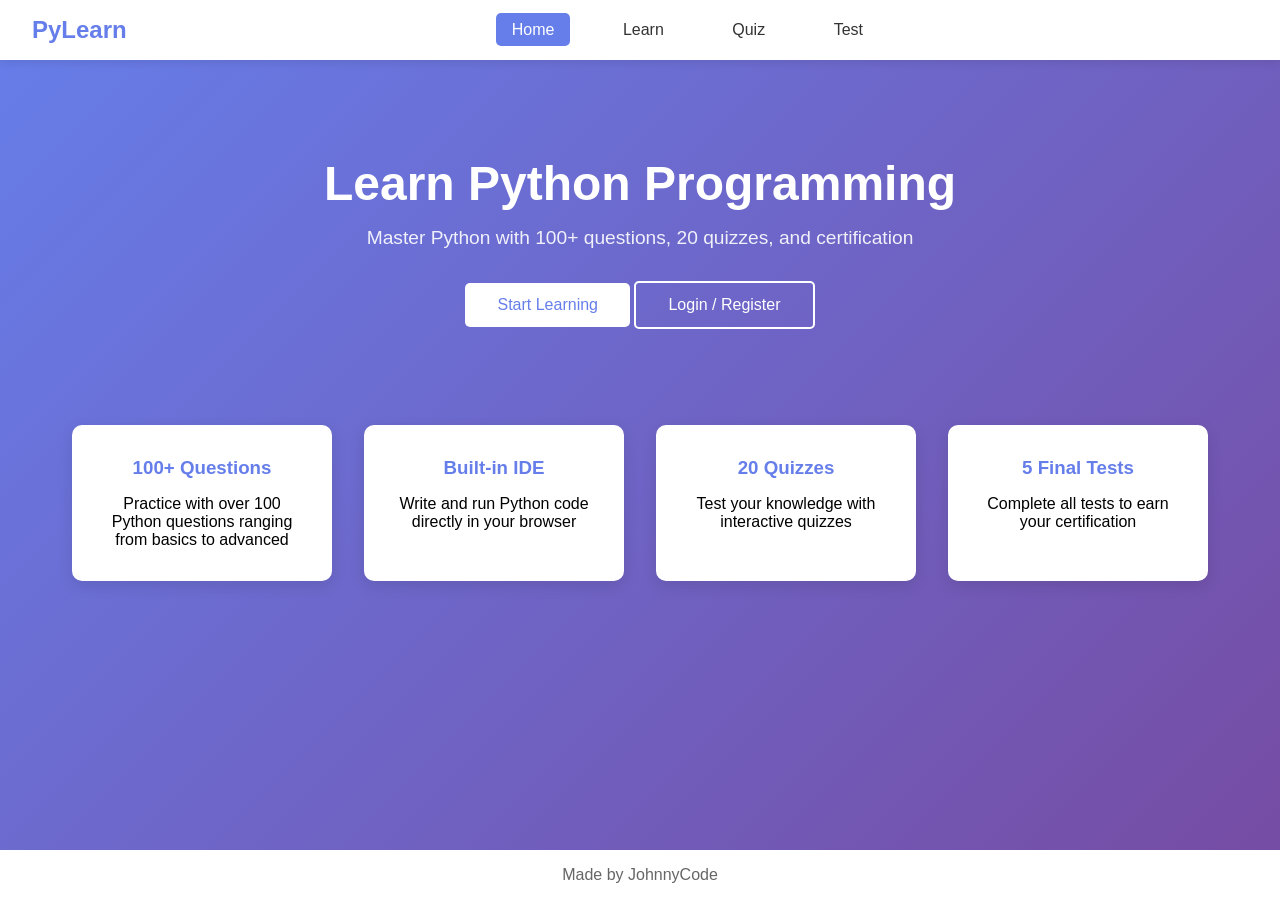
<file: index.html>
<!DOCTYPE html>
<html lang="en">
<head>
    <meta charset="UTF-8">
    <meta name="viewport" content="width=device-width, initial-scale=1.0, maximum-scale=1.0, user-scalable=yes">
    <title>Python Learning Platform</title>
    <link rel="stylesheet" href="css/style.css">
    <link rel="stylesheet" href="css/mobile.css">
</head>
<body>
    <div class="container">
        <nav class="navbar">
            <div class="logo">PyLearn</div>
            <div class="nav-links">
                <a href="index.html" class="active">Home</a>
                <a href="learn.html">Learn</a>
                <a href="quiz.html">Quiz</a>
                <a href="test.html">Test</a>
                <a href="#" id="logoutBtn" style="display: none;">Logout</a>
            </div>
            <div class="user-info" id="userInfo"></div>
        </nav>

        <main class="main-content">
            <section class="hero">
                <h1>Learn Python Programming</h1>
                <p>Master Python with 100+ questions, 20 quizzes, and certification</p>
                <div class="cta-buttons">
                    <button onclick="location.href='learn.html'" class="btn primary">Start Learning</button>
                    <button onclick="showLoginModal()" class="btn secondary" id="loginBtn">Login / Register</button>
                </div>
            </section>

            <section class="features">
                <div class="feature-card">
                    <h3>100+ Questions</h3>
                    <p>Practice with over 100 Python questions ranging from basics to advanced</p>
                </div>
                <div class="feature-card">
                    <h3>Built-in IDE</h3>
                    <p>Write and run Python code directly in your browser</p>
                </div>
                <div class="feature-card">
                    <h3>20 Quizzes</h3>
                    <p>Test your knowledge with interactive quizzes</p>
                </div>
                <div class="feature-card">
                    <h3>5 Final Tests</h3>
                    <p>Complete all tests to earn your certification</p>
                </div>
            </section>
        </main>

        <footer class="footer">
            <p>Made by JohnnyCode</p>
        </footer>
    </div>

    <!-- Login Modal -->
    <div id="loginModal" class="modal">
        <div class="modal-content">
            <span class="close" onclick="hideLoginModal()">&times;</span>
            <h2>Login / Register</h2>
            <form id="loginForm">
                <input type="text" id="username" placeholder="Username" required>
                <input type="password" id="password" placeholder="Password" required>
                <button type="submit" class="btn primary">Login</button>
                <button type="button" class="btn secondary" onclick="register()">Register</button>
            </form>
        </div>
    </div>

    <script src="js/main.js"></script>
    <script src="js/auth.js"></script>
</body>
</html>
</file>
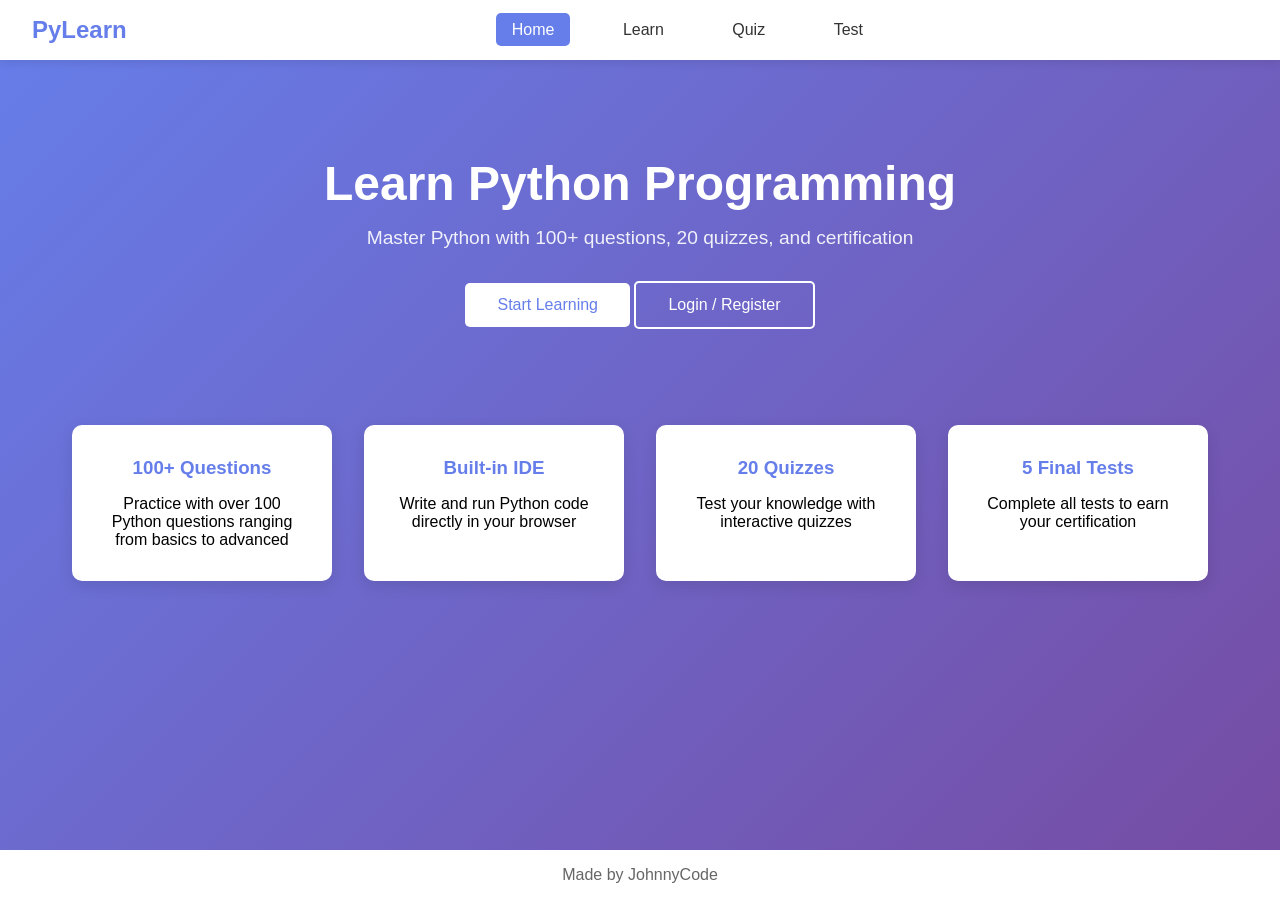
<file: certification.html>
<!DOCTYPE html>
<html lang="en">
<head>
    <meta charset="UTF-8">
    <meta name="viewport" content="width=device-width, initial-scale=1.0">
    <title>Certification - PyLearn</title>
    <link rel="stylesheet" href="css/style.css">
    <link rel="stylesheet" href="css/mobile.css">
</head>
<body>
    <div class="container">
        <nav class="navbar">
            <div class="logo">PyLearn</div>
            <div class="nav-links">
                <a href="index.html">Home</a>
                <a href="learn.html">Learn</a>
                <a href="quiz.html">Quiz</a>
                <a href="test.html">Test</a>
                <a href="#" id="logoutBtn">Logout</a>
            </div>
            <div class="user-info" id="userInfo"></div>
        </nav>

        <main class="main-content">
            <div class="certificate-container">
                <div class="certificate" id="certificate">
                    <h1>Certificate of Completion</h1>
                    <p>This is to certify that</p>
                    <h2 id="userName"></h2>
                    <p>has successfully completed all Python tests</p>
                    <div class="certificate-message">
                        Congratulations. You learn python!
                    </div>
                    <div class="certificate-footer">
                        <p>Made by JohnnyCode</p>
                        <p>PyLearn Platform</p>
                    </div>
                </div>
                <button onclick="downloadCertificate()" class="btn primary">Download Certificate</button>
            </div>
        </main>

        <footer class="footer">
            <p>Made by JohnnyCode</p>
        </footer>
    </div>

    <script src="js/main.js"></script>
    <script src="js/auth.js"></script>
    <script src="js/certification.js"></script>
</body>
</html>
</file>
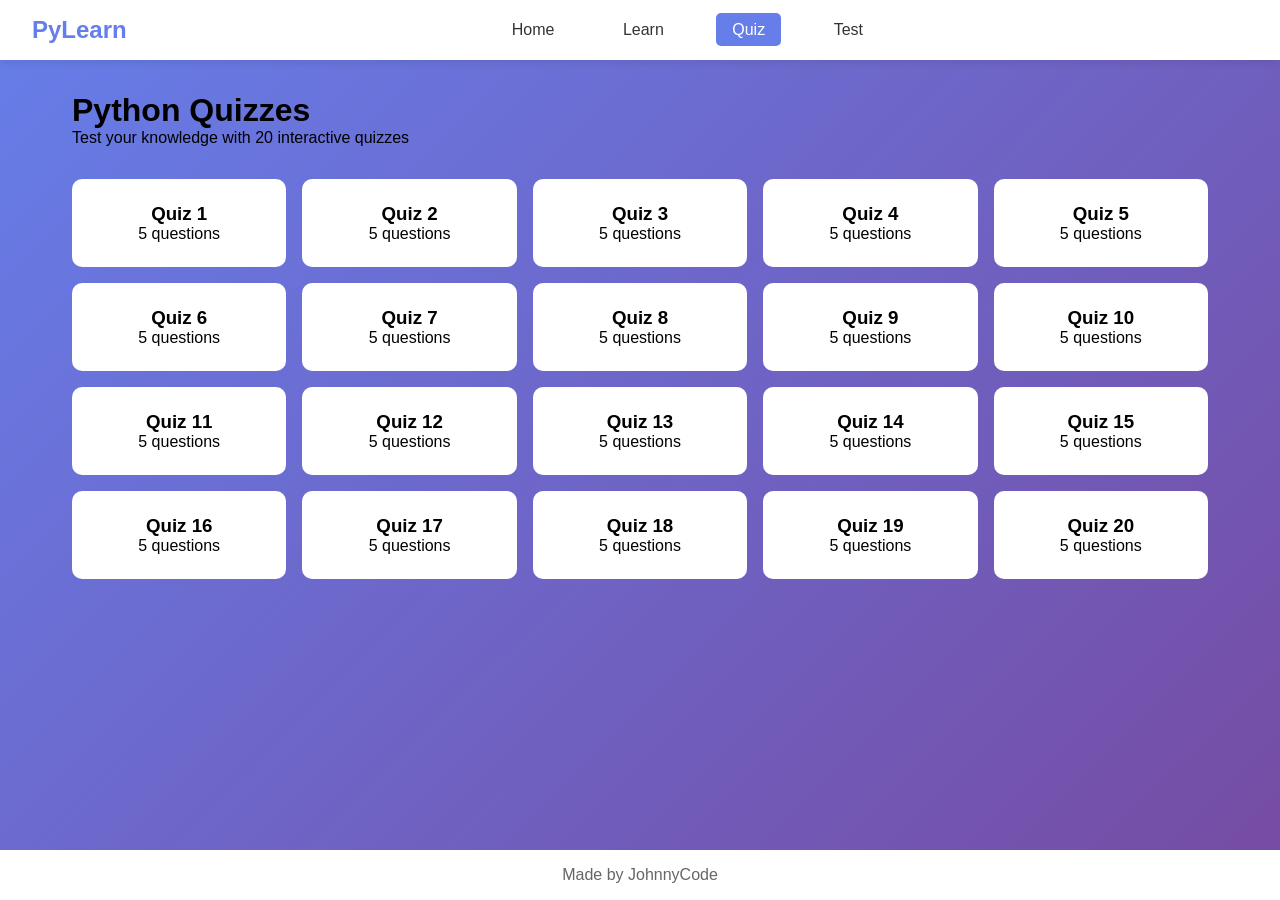
<file: quiz.html>
<!DOCTYPE html>
<html lang="en">
<head>
    <meta charset="UTF-8">
    <meta name="viewport" content="width=device-width, initial-scale=1.0">
    <title>Quizzes - PyLearn</title>
    <link rel="stylesheet" href="css/style.css">
    <link rel="stylesheet" href="css/mobile.css">
</head>
<body>
    <div class="container">
        <nav class="navbar">
            <div class="logo">PyLearn</div>
            <div class="nav-links">
                <a href="index.html">Home</a>
                <a href="learn.html">Learn</a>
                <a href="quiz.html" class="active">Quiz</a>
                <a href="test.html">Test</a>
                <a href="#" id="logoutBtn">Logout</a>
            </div>
            <div class="user-info" id="userInfo"></div>
        </nav>

        <main class="main-content">
            <h1>Python Quizzes</h1>
            <p>Test your knowledge with 20 interactive quizzes</p>
            
            <div class="quiz-grid" id="quizGrid">
                <!-- Quizzes will be loaded here -->
            </div>
        </main>

        <footer class="footer">
            <p>Made by JohnnyCode</p>
        </footer>
    </div>

    <script src="js/main.js"></script>
    <script src="js/auth.js"></script>
    <script src="js/quiz.js"></script>
</body>
</html>
</file>
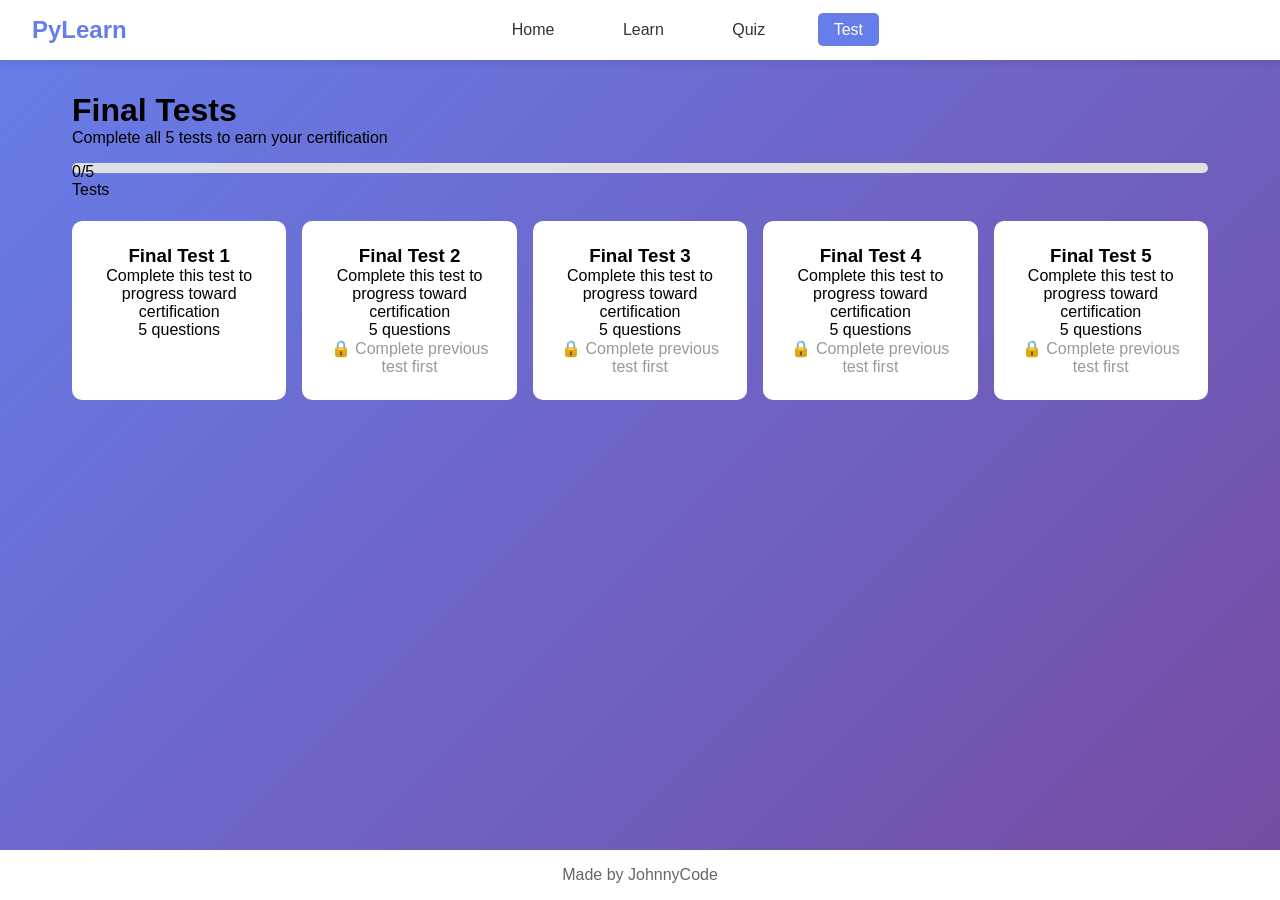
<file: tests.html>
<!DOCTYPE html>
<html lang="en">
<head>
    <meta charset="UTF-8">
    <meta name="viewport" content="width=device-width, initial-scale=1.0">
    <title>Final Tests - PyLearn</title>
    <link rel="stylesheet" href="css/style.css">
    <link rel="stylesheet" href="css/mobile.css">
</head>
<body>
    <div class="container">
        <nav class="navbar">
            <div class="logo">PyLearn</div>
            <div class="nav-links">
                <a href="index.html">Home</a>
                <a href="learn.html">Learn</a>
                <a href="quiz.html">Quiz</a>
                <a href="test.html" class="active">Test</a>
                <a href="#" id="logoutBtn">Logout</a>
            </div>
            <div class="user-info" id="userInfo"></div>
        </nav>

        <main class="main-content">
            <h1>Final Tests</h1>
            <p>Complete all 5 tests to earn your certification</p>
            
            <div class="progress-bar">
                <div class="progress" id="testProgress"></div>
            </div>
            
            <div class="tests-container" id="testsContainer">
                <!-- Tests will be loaded here -->
            </div>
        </main>

        <footer class="footer">
            <p>Made by JohnnyCode</p>
        </footer>
    </div>

    <script src="js/main.js"></script>
    <script src="js/auth.js"></script>
    <script src="js/test.js"></script>
</body>
</html>
</file>
<file: css/style.css>
* {
    margin: 0;
    padding: 0;
    box-sizing: border-box;
}

body {
    font-family: -apple-system, BlinkMacSystemFont, 'Segoe UI', Roboto, Oxygen, Ubuntu, sans-serif;
    background: linear-gradient(135deg, #667eea 0%, #764ba2 100%);
    min-height: 100vh;
}

.container {
    min-height: 100vh;
    display: flex;
    flex-direction: column;
}

.navbar {
    background: white;
    padding: 1rem 2rem;
    display: flex;
    justify-content: space-between;
    align-items: center;
    box-shadow: 0 2px 10px rgba(0,0,0,0.1);
}

.logo {
    font-size: 1.5rem;
    font-weight: bold;
    color: #667eea;
}

.nav-links a {
    text-decoration: none;
    color: #333;
    margin: 0 1rem;
    padding: 0.5rem 1rem;
    border-radius: 5px;
    transition: all 0.3s ease;
}

.nav-links a:hover, .nav-links a.active {
    background: #667eea;
    color: white;
}

.main-content {
    flex: 1;
    padding: 2rem;
    max-width: 1200px;
    margin: 0 auto;
    width: 100%;
}

.hero {
    text-align: center;
    color: white;
    padding: 4rem 2rem;
}

.hero h1 {
    font-size: 3rem;
    margin-bottom: 1rem;
}

.hero p {
    font-size: 1.2rem;
    margin-bottom: 2rem;
    opacity: 0.9;
}

.btn {
    padding: 0.8rem 2rem;
    border: none;
    border-radius: 5px;
    font-size: 1rem;
    cursor: pointer;
    transition: all 0.3s ease;
    text-decoration: none;
    display: inline-block;
}

.btn.primary {
    background: white;
    color: #667eea;
}

.btn.secondary {
    background: transparent;
    color: white;
    border: 2px solid white;
}

.btn.primary:hover {
    transform: translateY(-2px);
    box-shadow: 0 5px 15px rgba(0,0,0,0.2);
}

.btn.secondary:hover {
    background: white;
    color: #667eea;
}

.features {
    display: grid;
    grid-template-columns: repeat(auto-fit, minmax(250px, 1fr));
    gap: 2rem;
    padding: 2rem 0;
}

.feature-card {
    background: white;
    padding: 2rem;
    border-radius: 10px;
    text-align: center;
    box-shadow: 0 5px 15px rgba(0,0,0,0.1);
    transition: transform 0.3s ease;
}

.feature-card:hover {
    transform: translateY(-5px);
}

.feature-card h3 {
    color: #667eea;
    margin-bottom: 1rem;
}

.modal {
    display: none;
    position: fixed;
    top: 0;
    left: 0;
    width: 100%;
    height: 100%;
    background: rgba(0,0,0,0.5);
    justify-content: center;
    align-items: center;
}

.modal-content {
    background: white;
    padding: 2rem;
    border-radius: 10px;
    max-width: 400px;
    width: 90%;
}

.close {
    float: right;
    font-size: 1.5rem;
    cursor: pointer;
}

#loginForm input {
    width: 100%;
    padding: 0.8rem;
    margin: 0.5rem 0;
    border: 1px solid #ddd;
    border-radius: 5px;
}

.footer {
    background: white;
    text-align: center;
    padding: 1rem;
    color: #666;
}

/* Learn page styles */
.learn-container {
    display: grid;
    grid-template-columns: 300px 1fr;
    gap: 2rem;
    background: white;
    border-radius: 10px;
    overflow: hidden;
    min-height: 600px;
}

.sidebar {
    background: #f5f5f5;
    padding: 1rem;
    border-right: 1px solid #ddd;
}

.question-categories {
    display: flex;
    gap: 0.5rem;
    margin-bottom: 1rem;
    flex-wrap: wrap;
}

.category-btn {
    padding: 0.5rem 1rem;
    border: none;
    border-radius: 5px;
    cursor: pointer;
    background: #e0e0e0;
}

.category-btn.active {
    background: #667eea;
    color: white;
}

.questions-list {
    max-height: 500px;
    overflow-y: auto;
}

.question-item {
    padding: 1rem;
    margin: 0.5rem 0;
    background: white;
    border-radius: 5px;
    cursor: pointer;
    transition: all 0.3s ease;
}

.question-item:hover {
    background: #e0e0e0;
}

.question-item.active {
    background: #667eea;
    color: white;
}

/* Quiz grid styles */
.quiz-grid, .tests-container {
    display: grid;
    grid-template-columns: repeat(auto-fill, minmax(200px, 1fr));
    gap: 1rem;
    padding: 2rem 0;
}

.quiz-card, .test-card {
    background: white;
    padding: 1.5rem;
    border-radius: 10px;
    text-align: center;
    cursor: pointer;
    transition: all 0.3s ease;
}

.quiz-card:hover, .test-card:hover {
    transform: translateY(-5px);
    box-shadow: 0 5px 15px rgba(0,0,0,0.2);
}

.quiz-card.completed, .test-card.completed {
    background: #4caf50;
    color: white;
}

.progress-bar {
    width: 100%;
    height: 10px;
    background: #e0e0e0;
    border-radius: 5px;
    margin: 1rem 0;
}

.progress {
    height: 100%;
    background: #4caf50;
    border-radius: 5px;
    transition: width 0.3s ease;
}
</file>
<file: css/mobile.css>
@media (max-width: 768px) {
    .navbar {
        flex-direction: column;
        padding: 1rem;
    }

    .nav-links {
        margin-top: 1rem;
        display: flex;
        flex-wrap: wrap;
        justify-content: center;
    }

    .nav-links a {
        margin: 0.25rem;
        padding: 0.5rem;
    }

    .hero h1 {
        font-size: 2rem;
    }

    .features {
        grid-template-columns: 1fr;
    }

    .learn-container {
        grid-template-columns: 1fr;
    }

    .sidebar {
        max-height: 300px;
    }

    .questions-list {
        max-height: 200px;
    }

    .quiz-grid, .tests-container {
        grid-template-columns: 1fr;
    }
}

@media (max-width: 480px) {
    .hero h1 {
        font-size: 1.5rem;
    }

    .hero p {
        font-size: 1rem;
    }

    .btn {
        padding: 0.6rem 1.5rem;
        font-size: 0.9rem;
    }

    .modal-content {
        width: 95%;
        padding: 1rem;
    }
}
</file>
